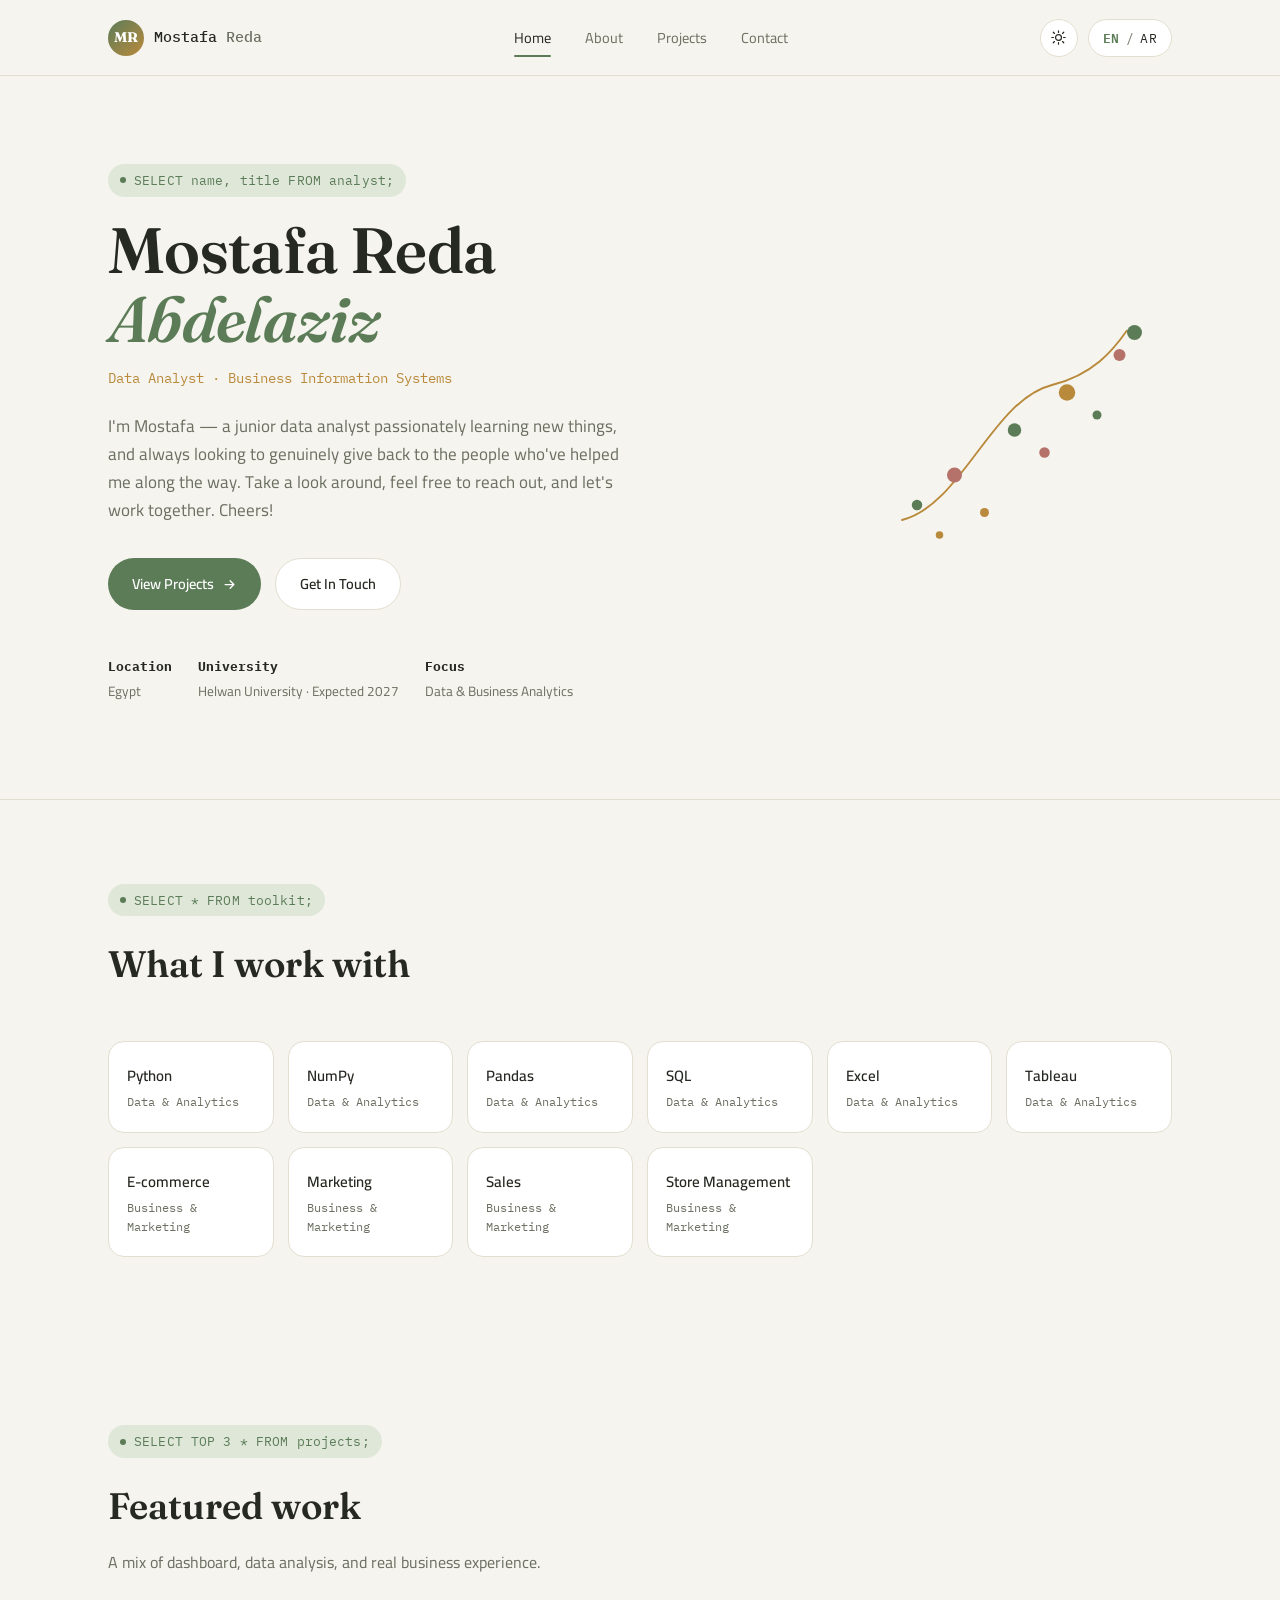
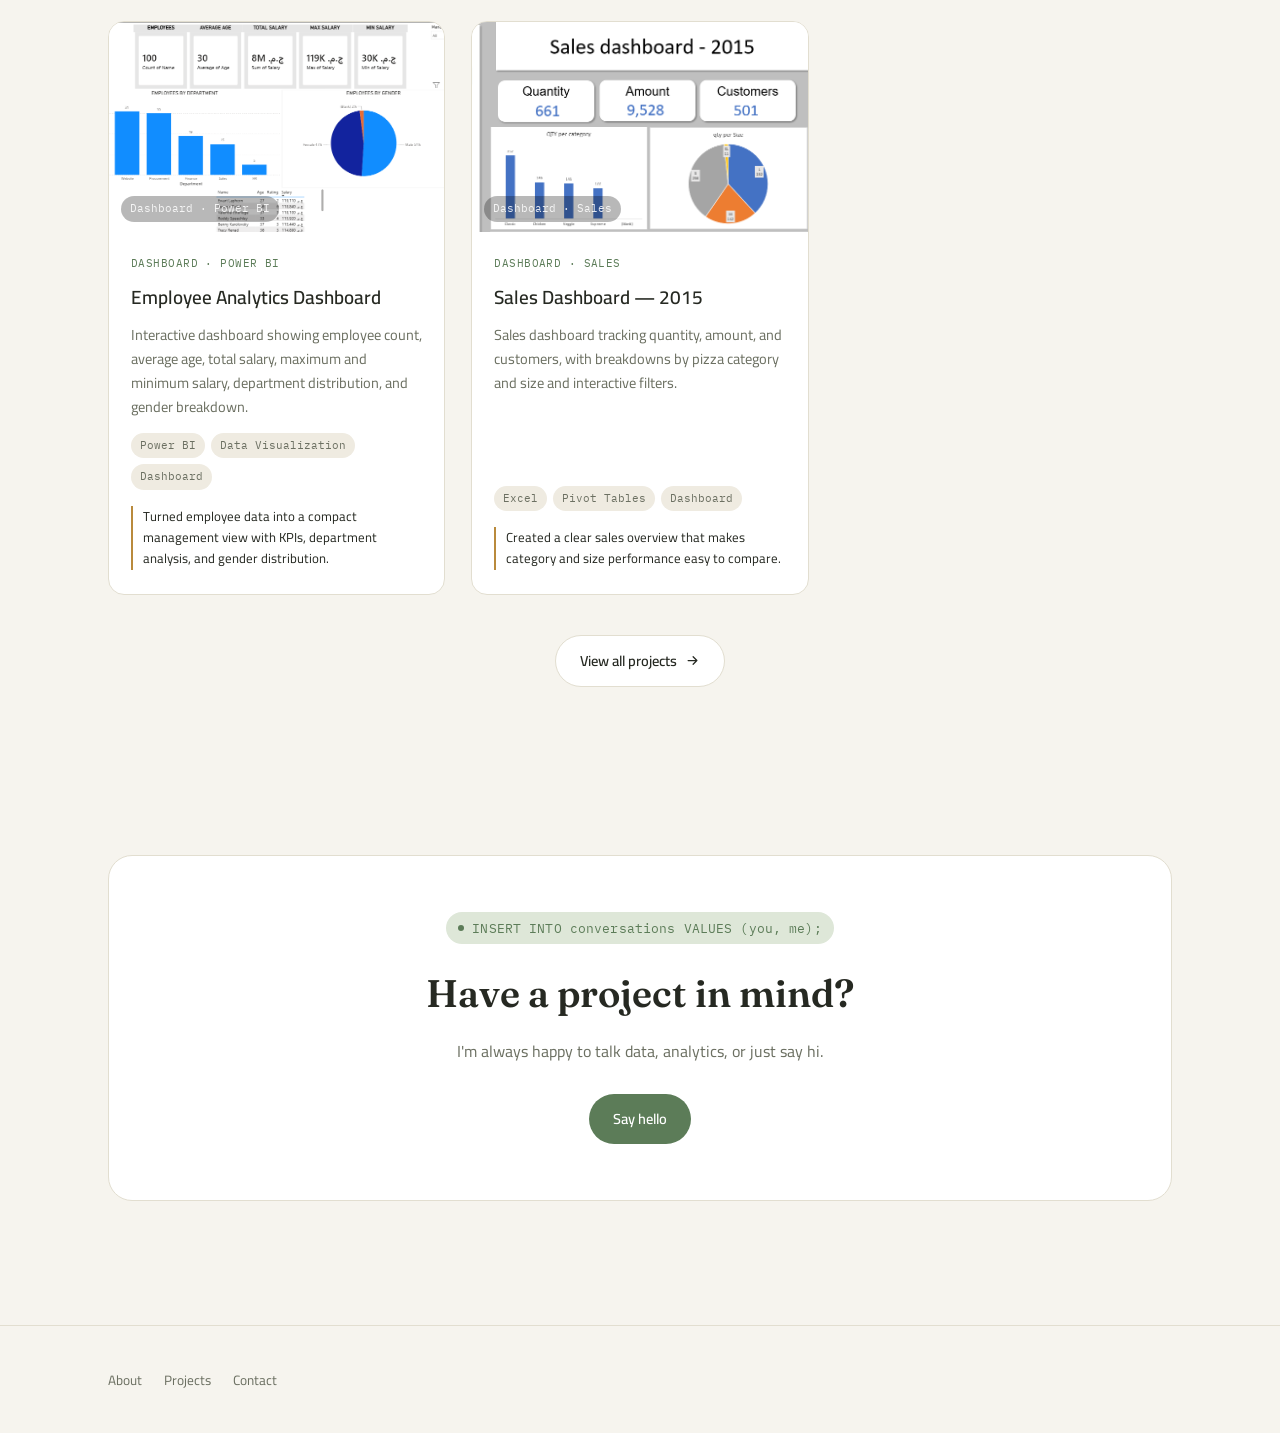
<file: mostafa-portfolio-phone-ready/mostafa-portfolio/index.html>
<!DOCTYPE html>
<html lang="en" dir="ltr">
<head>
<meta charset="UTF-8">
<meta name="viewport" content="width=device-width, initial-scale=1.0">
<title>Mostafa Reda Abdelaziz — Data Analyst</title>
<meta name="description" content="Portfolio of Mostafa Reda Abdelaziz, a data analyst specializing in Python, SQL, Excel, and Tableau.">
<link rel="icon" href="data:image/svg+xml,<svg xmlns=%22http://www.w3.org/2000/svg%22 viewBox=%220 0 100 100%22><text y=%22.9em%22 font-size=%2290%22>📊</text></svg>">
<link rel="stylesheet" href="css/style.css">
</head>
<body>

<header class="site-header">
  <div class="container nav-inner">
    <a href="index.html" class="brand">
      <span class="brand-mark">MR</span>
      <span class="brand-name">Mostafa <span>Reda</span></span>
    </a>

    <nav class="nav-links">
      <a href="index.html" class="active" data-i18n="nav.home">Home</a>
      <a href="about.html" data-i18n="nav.about">About</a>
      <a href="projects.html" data-i18n="nav.projects">Projects</a>
      <a href="contact.html" data-i18n="nav.contact">Contact</a>
    </nav>

    <div class="nav-tools">
      <button class="icon-btn" data-theme-toggle aria-label="Toggle dark mode">
        <svg class="icon-sun" viewBox="0 0 24 24" fill="none" stroke="currentColor" stroke-width="1.7"><circle cx="12" cy="12" r="4.2"/><path d="M12 2.5v2.4M12 19.1v2.4M4.6 4.6l1.7 1.7M17.7 17.7l1.7 1.7M2.5 12h2.4M19.1 12h2.4M4.6 19.4l1.7-1.7M17.7 6.3l1.7-1.7" stroke-linecap="round"/></svg>
        <svg class="icon-moon" viewBox="0 0 24 24" fill="none" stroke="currentColor" stroke-width="1.7"><path d="M20 14.5A8.5 8.5 0 1 1 9.5 4a6.8 6.8 0 0 0 10.5 10.5z" stroke-linejoin="round"/></svg>
      </button>
      <button class="lang-btn" data-lang-toggle aria-label="Switch language">
        <span data-lang-label="en" class="lang-current">EN</span>
        <span class="lang-sep">/</span>
        <span data-lang-label="ar">AR</span>
      </button>
      <button class="nav-burger" aria-label="Menu">
        <svg viewBox="0 0 24 24" fill="none" stroke="currentColor" stroke-width="1.8"><path d="M4 7h16M4 12h16M4 17h16" stroke-linecap="round"/></svg>
      </button>
    </div>
  </div>
</header>

<main>

  <!-- ============================= HERO ============================= -->
  <section class="hero">
    <div class="container hero-grid">
      <div>
        <span class="eyebrow" data-i18n="home.heroEyebrow">SELECT name, title FROM analyst;</span>
        <h1 class="hero-title display">
          <span data-i18n="home.heroTitleLine1">Mostafa Reda</span><br>
          <span class="accent" data-i18n="home.heroTitleLine2">Abdelaziz</span>
        </h1>
        <span class="hero-role" data-i18n="home.heroRole">Data Analyst · Business Information Systems</span>
        <p class="hero-bio" data-i18n="home.heroBio">
          I'm Mostafa — a junior data analyst passionately learning new things, and always looking to genuinely give back to the people who've helped me along the way. Take a look around, feel free to reach out, and let's work together. Cheers!
        </p>
        <div class="hero-actions">
          <a href="projects.html" class="btn btn-primary">
            <span data-i18n="home.ctaProjects">View Projects</span>
            <svg viewBox="0 0 24 24" fill="none" stroke="currentColor" stroke-width="2"><path d="M5 12h14M13 6l6 6-6 6" stroke-linecap="round" stroke-linejoin="round"/></svg>
          </a>
          <a href="contact.html" class="btn btn-ghost" data-i18n="home.ctaContact">Get In Touch</a>
        </div>

        <div class="hero-meta">
          <div class="hero-meta-item">
            <strong data-i18n="home.metaLocation">Location</strong>
            <span data-i18n="home.metaLocationVal">Egypt</span>
          </div>
          <div class="hero-meta-item">
            <strong data-i18n="home.metaSchool">University</strong>
            <span data-i18n="home.metaSchoolVal">Helwan University · Expected 2027</span>
          </div>
          <div class="hero-meta-item">
            <strong data-i18n="home.metaFocus">Focus</strong>
            <span data-i18n="home.metaFocusVal">Data & Business Analytics</span>
          </div>
        </div>
      </div>

      <div class="hero-visual" aria-hidden="true">
        <svg viewBox="0 0 400 400" fill="none">
          <path class="plot-line" d="M40 320 C 120 300, 160 160, 240 140 S 340 60, 360 40" stroke="var(--sand)" stroke-width="2.5" stroke-linecap="round"/>
          <circle class="plot-dot" cx="60" cy="300" r="7" fill="var(--sage)"/>
          <circle class="plot-dot" cx="110" cy="260" r="10" fill="var(--rose)"/>
          <circle class="plot-dot" cx="150" cy="310" r="6" fill="var(--sand)"/>
          <circle class="plot-dot" cx="190" cy="200" r="9" fill="var(--sage)"/>
          <circle class="plot-dot" cx="230" cy="230" r="7" fill="var(--rose)"/>
          <circle class="plot-dot" cx="260" cy="150" r="11" fill="var(--sand)"/>
          <circle class="plot-dot" cx="300" cy="180" r="6" fill="var(--sage)"/>
          <circle class="plot-dot" cx="330" cy="100" r="8" fill="var(--rose)"/>
          <circle class="plot-dot" cx="350" cy="70" r="10" fill="var(--sage)"/>
          <circle class="plot-dot" cx="90" cy="340" r="5" fill="var(--sand)"/>
        </svg>
      </div>
    </div>
  </section>

  <hr class="divider">

  <!-- ============================= TOOLKIT ============================= -->
  <section>
    <div class="container">
      <div class="section-head reveal">
        <span class="eyebrow" data-i18n="home.toolkitEyebrow">SELECT * FROM toolkit;</span>
        <h2 class="section-title display" data-i18n="home.toolkitTitle">What I work with</h2>
      </div>
      <div class="skills-grid" id="home-skills"></div>
    </div>
  </section>

  <!-- ============================= FEATURED PROJECTS ============================= -->
  <section>
    <div class="container">
      <div class="section-head reveal">
        <span class="eyebrow" data-i18n="home.featuredEyebrow">SELECT TOP 3 * FROM projects;</span>
        <h2 class="section-title display" data-i18n="home.featuredTitle">Featured work</h2>
        <p class="section-sub" data-i18n="home.featuredSub">A mix of applied data science practice and real business experience.</p>
      </div>
      <div class="project-grid featured-grid" id="featured-projects"></div>
      <div style="text-align:center; margin-top:40px;">
        <a href="projects.html" class="btn btn-ghost">
          <span data-i18n="home.viewAll">View all projects</span>
          <svg viewBox="0 0 24 24" fill="none" stroke="currentColor" stroke-width="2"><path d="M5 12h14M13 6l6 6-6 6" stroke-linecap="round" stroke-linejoin="round"/></svg>
        </a>
      </div>
    </div>
  </section>

  <!-- ============================= CTA BAND ============================= -->
  <section>
    <div class="container">
      <div class="cta-band reveal">
        <span class="eyebrow" data-i18n="home.ctaBandEyebrow">INSERT INTO conversations VALUES (you, me);</span>
        <h2 class="display" data-i18n="home.ctaBandTitle">Have a project in mind?</h2>
        <p data-i18n="home.ctaBandSub">I'm always happy to talk data, analytics, or just say hi.</p>
        <div class="hero-actions">
          <a href="contact.html" class="btn btn-primary" data-i18n="home.ctaBandBtn">Say hello</a>
        </div>
      </div>
    </div>
  </section>

</main>

<footer class="site-footer">
  <div class="container footer-inner">
<ul class="footer-links">
      <li><a href="about.html" data-i18n="nav.about">About</a></li>
      <li><a href="projects.html" data-i18n="nav.projects">Projects</a></li>
      <li><a href="contact.html" data-i18n="nav.contact">Contact</a></li>
    </ul>
  </div>
</footer>

<script src="js/i18n.js"></script>
<script src="js/projects-data.js"></script>
<script src="js/main.js"></script>
<script>
  function renderHomeSkills() {
    const lang = document.documentElement.getAttribute("lang") || "en";
    const container = document.getElementById("home-skills");
    if (!container) return;
    container.innerHTML = SKILLS.map((s) => {
      const name = typeof s.name === "string" ? s.name : s.name[lang];
      const catLabel = I18N[lang].about[s.cat === "data" ? "cat_data" : "cat_biz"];
      return `<div class="skill-chip reveal">
        <span class="skill-name">${name}</span>
        <span class="skill-cat">${catLabel}</span>
      </div>`;
    }).join("");
    reobserveReveal();
  }

  window.onLangChange = function () {
    renderFeaturedProjects();
    renderHomeSkills();
  };

  document.addEventListener("DOMContentLoaded", () => {
    renderFeaturedProjects();
    renderHomeSkills();
  });
</script>
</body>
</html>
</file>
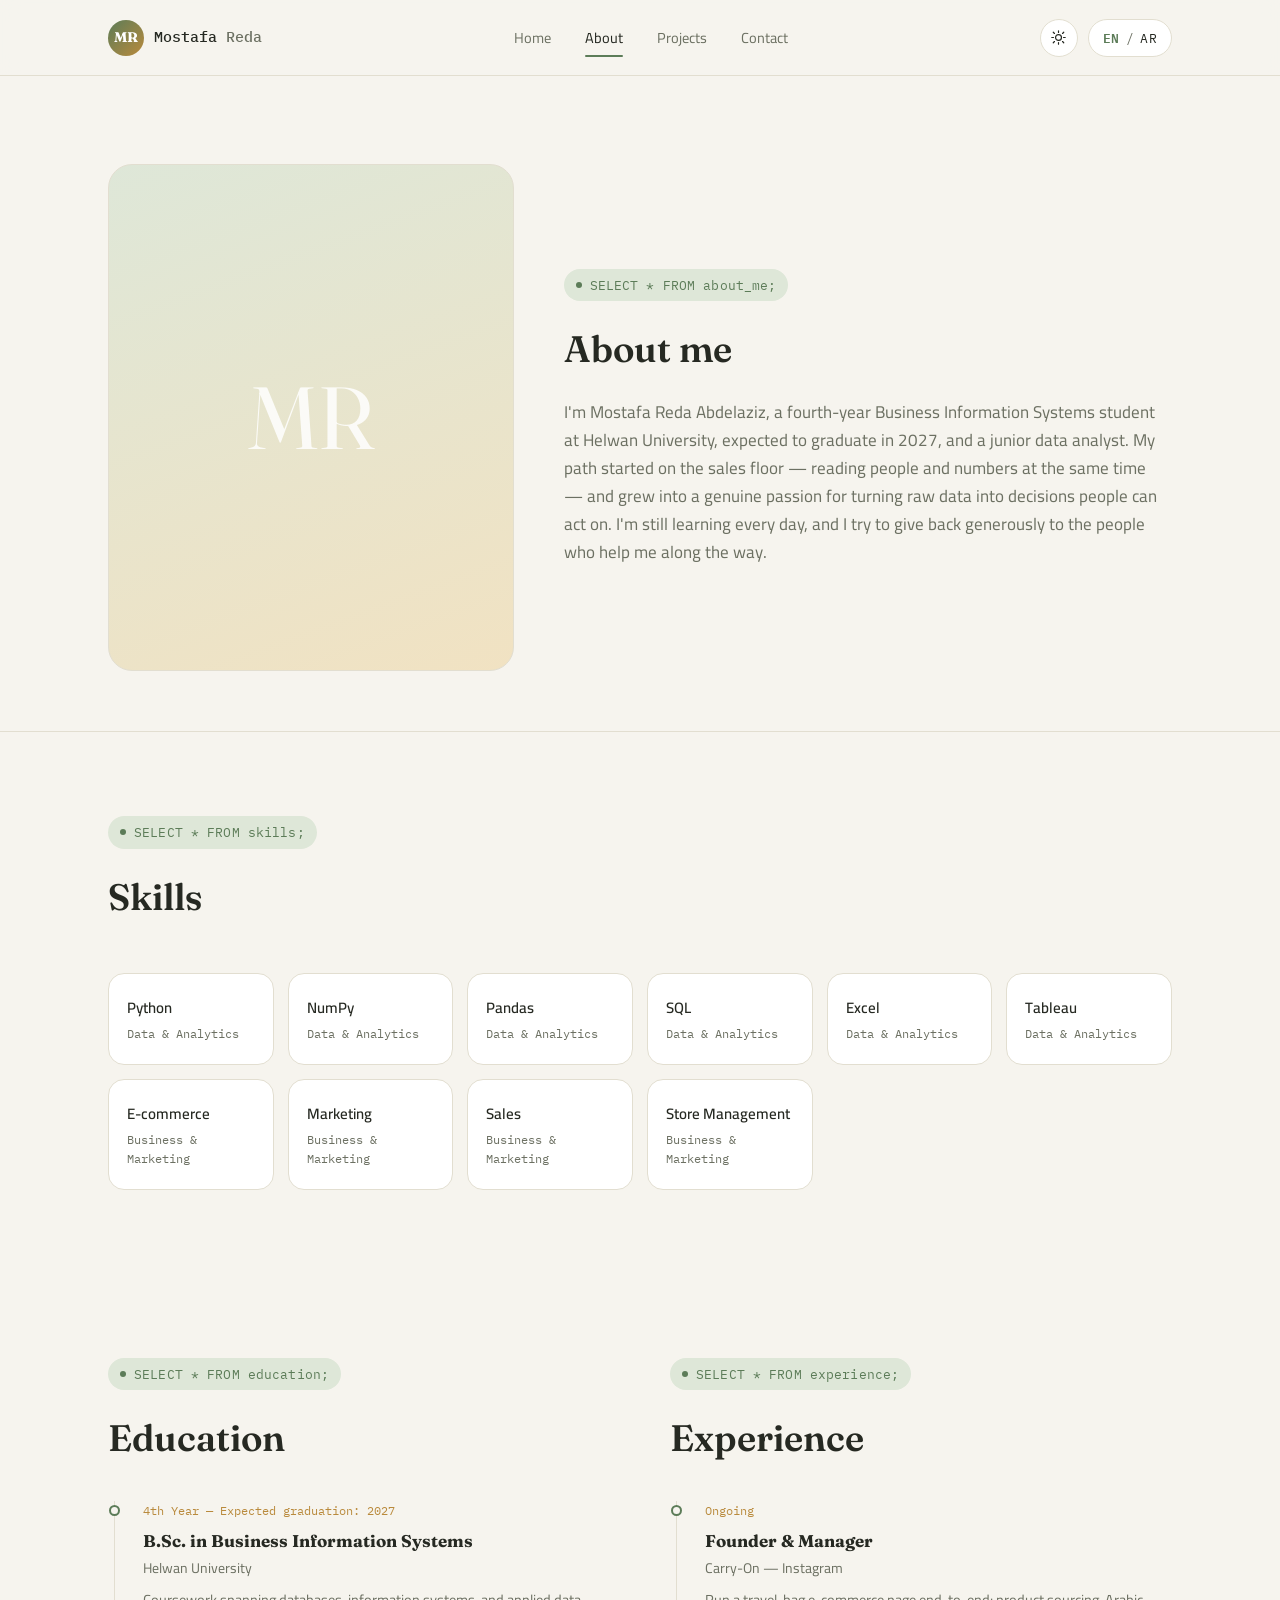
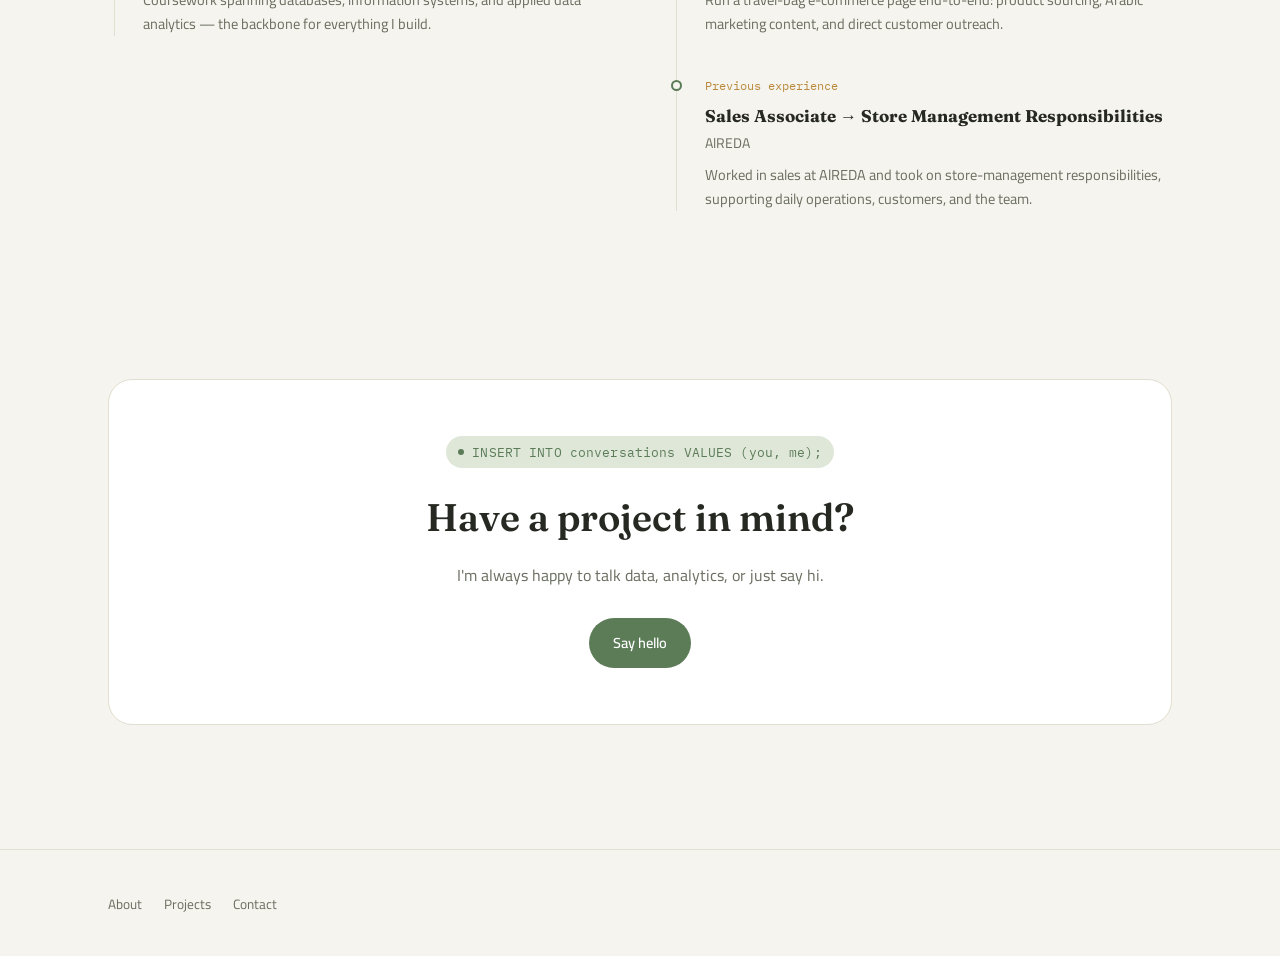
<file: mostafa-portfolio-phone-ready/mostafa-portfolio/about.html>
<!DOCTYPE html>
<html lang="en" dir="ltr">
<head>
<meta charset="UTF-8">
<meta name="viewport" content="width=device-width, initial-scale=1.0">
<title>About — Mostafa Reda Abdelaziz</title>
<meta name="description" content="About Mostafa Reda Abdelaziz — Business Information Systems student at Helwan University and junior data analyst.">
<link rel="icon" href="data:image/svg+xml,<svg xmlns=%22http://www.w3.org/2000/svg%22 viewBox=%220 0 100 100%22><text y=%22.9em%22 font-size=%2290%22>📊</text></svg>">
<link rel="stylesheet" href="css/style.css">
</head>
<body>

<header class="site-header">
  <div class="container nav-inner">
    <a href="index.html" class="brand">
      <span class="brand-mark">MR</span>
      <span class="brand-name">Mostafa <span>Reda</span></span>
    </a>

    <nav class="nav-links">
      <a href="index.html" data-i18n="nav.home">Home</a>
      <a href="about.html" class="active" data-i18n="nav.about">About</a>
      <a href="projects.html" data-i18n="nav.projects">Projects</a>
      <a href="contact.html" data-i18n="nav.contact">Contact</a>
    </nav>

    <div class="nav-tools">
      <button class="icon-btn" data-theme-toggle aria-label="Toggle dark mode">
        <svg class="icon-sun" viewBox="0 0 24 24" fill="none" stroke="currentColor" stroke-width="1.7"><circle cx="12" cy="12" r="4.2"/><path d="M12 2.5v2.4M12 19.1v2.4M4.6 4.6l1.7 1.7M17.7 17.7l1.7 1.7M2.5 12h2.4M19.1 12h2.4M4.6 19.4l1.7-1.7M17.7 6.3l1.7-1.7" stroke-linecap="round"/></svg>
        <svg class="icon-moon" viewBox="0 0 24 24" fill="none" stroke="currentColor" stroke-width="1.7"><path d="M20 14.5A8.5 8.5 0 1 1 9.5 4a6.8 6.8 0 0 0 10.5 10.5z" stroke-linejoin="round"/></svg>
      </button>
      <button class="lang-btn" data-lang-toggle aria-label="Switch language">
        <span data-lang-label="en" class="lang-current">EN</span>
        <span class="lang-sep">/</span>
        <span data-lang-label="ar">AR</span>
      </button>
      <button class="nav-burger" aria-label="Menu">
        <svg viewBox="0 0 24 24" fill="none" stroke="currentColor" stroke-width="1.8"><path d="M4 7h16M4 12h16M4 17h16" stroke-linecap="round"/></svg>
      </button>
    </div>
  </div>
</header>

<main>

  <!-- ============================= INTRO ============================= -->
  <section class="hero" style="padding-bottom:60px;">
    <div class="container about-hero">
      <div class="about-portrait reveal">
        <!-- Replace this block with <img src="assets/img/portrait.jpg" alt="Mostafa Reda Abdelaziz"> once you have a photo -->
        <span class="portrait-mark">MR</span>
      </div>
      <div class="reveal">
        <span class="eyebrow" data-i18n="about.eyebrow">SELECT * FROM about_me;</span>
        <h1 class="section-title display" data-i18n="about.title">About me</h1>
        <p class="hero-bio" style="margin-top:18px; max-width: 60ch;" data-i18n="about.bio">
          I'm Mostafa Reda Abdelaziz, a fourth-year Business Information Systems student at Helwan University, expected to graduate in 2027, and a junior data analyst. My path started on the sales floor — reading people and numbers at the same time — and grew into a genuine passion for turning raw data into decisions people can act on. I'm still learning every day, and I try to give back generously to the people who help me along the way.
        </p>
      </div>
    </div>
  </section>

  <hr class="divider">

  <!-- ============================= SKILLS ============================= -->
  <section>
    <div class="container">
      <div class="section-head reveal">
        <span class="eyebrow" data-i18n="about.skillsEyebrow">SELECT * FROM skills;</span>
        <h2 class="section-title display" data-i18n="about.skillsTitle">Skills</h2>
      </div>
      <div class="skills-grid" id="about-skills"></div>
    </div>
  </section>

  <!-- ============================= EDUCATION + EXPERIENCE ============================= -->
  <section>
    <div class="container two-col">

      <div>
        <div class="section-head reveal" style="margin-bottom:32px;">
          <span class="eyebrow" data-i18n="about.educationEyebrow">SELECT * FROM education;</span>
          <h2 class="section-title display" data-i18n="about.educationTitle">Education</h2>
        </div>
        <div class="timeline">
          <div class="timeline-item reveal">
            <span class="timeline-period" data-i18n="about.eduStatus">4th Year — Expected graduation: 2027</span>
            <h3 class="timeline-title" data-i18n="about.eduDegree">B.Sc. in Business Information Systems</h3>
            <p class="timeline-place" data-i18n="about.eduSchool">Helwan University</p>
            <p class="timeline-desc" data-i18n="about.eduDesc">Coursework spanning databases, information systems, and applied data analytics — the backbone for everything I build.</p>
          </div>
        </div>
      </div>

      <div>
        <div class="section-head reveal" style="margin-bottom:32px;">
          <span class="eyebrow" data-i18n="about.experienceEyebrow">SELECT * FROM experience;</span>
          <h2 class="section-title display" data-i18n="about.experienceTitle">Experience</h2>
        </div>
        <div class="timeline">
          <div class="timeline-item reveal">
            <span class="timeline-period" data-i18n="about.exp2Period">Ongoing</span>
            <h3 class="timeline-title" data-i18n="about.exp2Title">Founder & Manager</h3>
            <p class="timeline-place" data-i18n="about.exp2Place">Carry-On — Instagram</p>
            <p class="timeline-desc" data-i18n="about.exp2Desc">Run a travel-bag e-commerce page end-to-end: product sourcing, Arabic marketing content, and direct customer outreach.</p>
          </div>
          <div class="timeline-item reveal">
            <span class="timeline-period" data-i18n="about.exp1Period">Previous experience</span>
            <h3 class="timeline-title" data-i18n="about.exp1Title">Sales Associate → Store Management Responsibilities</h3>
            <p class="timeline-place" data-i18n="about.exp1Place">AlREDA</p>
            <p class="timeline-desc" data-i18n="about.exp1Desc">Worked in sales at AlREDA and took on store-management responsibilities, supporting daily operations, customers, and the team.</p>
          </div>
        </div>
      </div>

    </div>
  </section>

  <!-- ============================= CTA BAND ============================= -->
  <section>
    <div class="container">
      <div class="cta-band reveal">
        <span class="eyebrow" data-i18n="home.ctaBandEyebrow">INSERT INTO conversations VALUES (you, me);</span>
        <h2 class="display" data-i18n="home.ctaBandTitle">Have a project in mind?</h2>
        <p data-i18n="home.ctaBandSub">I'm always happy to talk data, analytics, or just say hi.</p>
        <div class="hero-actions">
          <a href="contact.html" class="btn btn-primary" data-i18n="home.ctaBandBtn">Say hello</a>
        </div>
      </div>
    </div>
  </section>

</main>

<footer class="site-footer">
  <div class="container footer-inner">
<ul class="footer-links">
      <li><a href="about.html" data-i18n="nav.about">About</a></li>
      <li><a href="projects.html" data-i18n="nav.projects">Projects</a></li>
      <li><a href="contact.html" data-i18n="nav.contact">Contact</a></li>
    </ul>
  </div>
</footer>

<script src="js/i18n.js"></script>
<script src="js/projects-data.js"></script>
<script src="js/main.js"></script>
<script>
  function renderAboutSkills() {
    const lang = document.documentElement.getAttribute("lang") || "en";
    const container = document.getElementById("about-skills");
    if (!container) return;
    container.innerHTML = SKILLS.map((s) => {
      const name = typeof s.name === "string" ? s.name : s.name[lang];
      const catLabel = I18N[lang].about[s.cat === "data" ? "cat_data" : "cat_biz"];
      return `<div class="skill-chip reveal">
        <span class="skill-name">${name}</span>
        <span class="skill-cat">${catLabel}</span>
      </div>`;
    }).join("");
    reobserveReveal();
  }

  window.onLangChange = function () {
    renderAboutSkills();
  };

  document.addEventListener("DOMContentLoaded", () => {
    renderAboutSkills();
  });
</script>
</body>
</html>
</file>
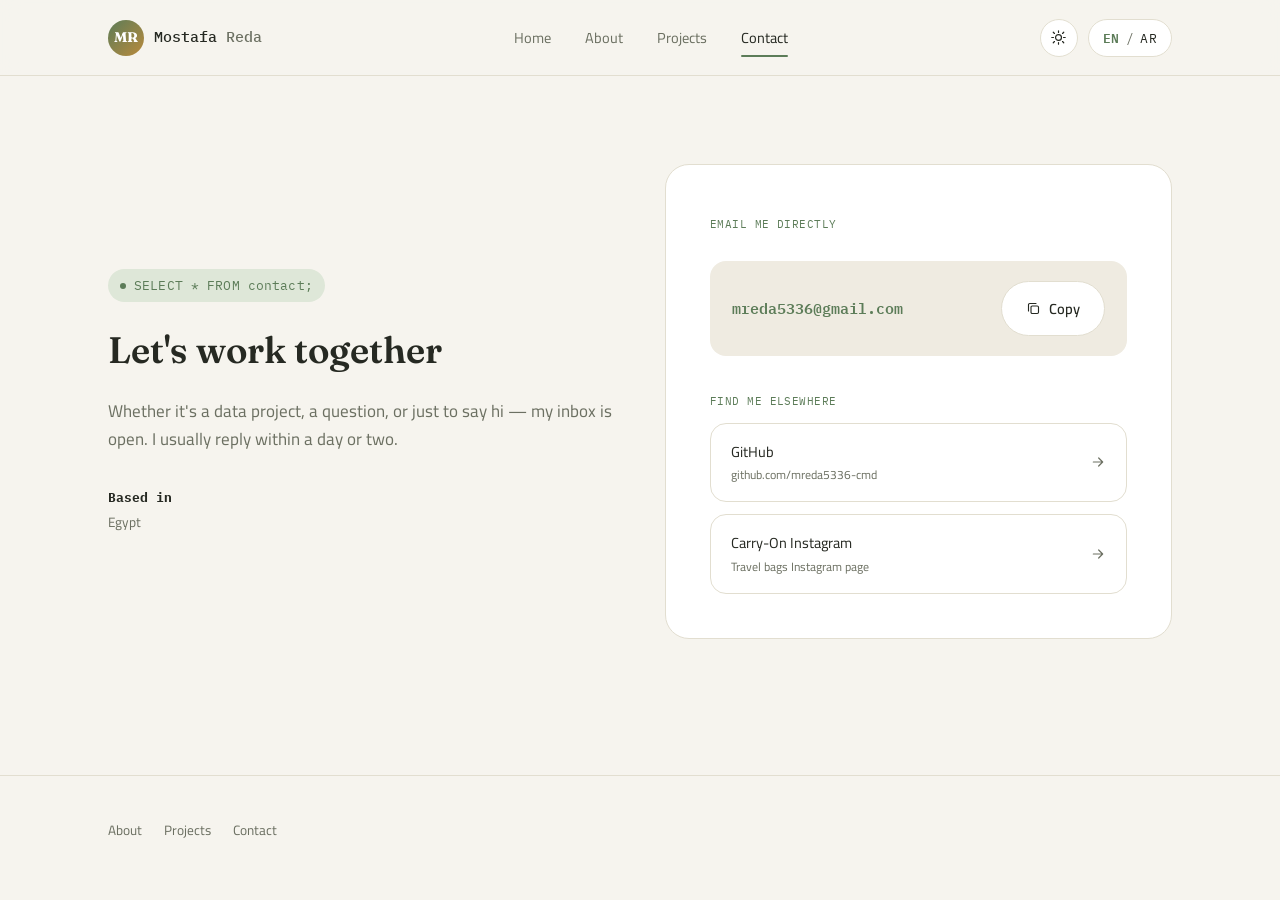
<file: mostafa-portfolio-phone-ready/mostafa-portfolio/contact.html>
<!DOCTYPE html>
<html lang="en" dir="ltr">
<head>
<meta charset="UTF-8">
<meta name="viewport" content="width=device-width, initial-scale=1.0">
<title>Contact — Mostafa Reda Abdelaziz</title>
<meta name="description" content="Get in touch with Mostafa Reda Abdelaziz, data analyst.">
<link rel="icon" href="data:image/svg+xml,<svg xmlns=%22http://www.w3.org/2000/svg%22 viewBox=%220 0 100 100%22><text y=%22.9em%22 font-size=%2290%22>📊</text></svg>">
<link rel="stylesheet" href="css/style.css">
</head>
<body>

<header class="site-header">
  <div class="container nav-inner">
    <a href="index.html" class="brand">
      <span class="brand-mark">MR</span>
      <span class="brand-name">Mostafa <span>Reda</span></span>
    </a>

    <nav class="nav-links">
      <a href="index.html" data-i18n="nav.home">Home</a>
      <a href="about.html" data-i18n="nav.about">About</a>
      <a href="projects.html" data-i18n="nav.projects">Projects</a>
      <a href="contact.html" class="active" data-i18n="nav.contact">Contact</a>
    </nav>

    <div class="nav-tools">
      <button class="icon-btn" data-theme-toggle aria-label="Toggle dark mode">
        <svg class="icon-sun" viewBox="0 0 24 24" fill="none" stroke="currentColor" stroke-width="1.7"><circle cx="12" cy="12" r="4.2"/><path d="M12 2.5v2.4M12 19.1v2.4M4.6 4.6l1.7 1.7M17.7 17.7l1.7 1.7M2.5 12h2.4M19.1 12h2.4M4.6 19.4l1.7-1.7M17.7 6.3l1.7-1.7" stroke-linecap="round"/></svg>
        <svg class="icon-moon" viewBox="0 0 24 24" fill="none" stroke="currentColor" stroke-width="1.7"><path d="M20 14.5A8.5 8.5 0 1 1 9.5 4a6.8 6.8 0 0 0 10.5 10.5z" stroke-linejoin="round"/></svg>
      </button>
      <button class="lang-btn" data-lang-toggle aria-label="Switch language">
        <span data-lang-label="en" class="lang-current">EN</span>
        <span class="lang-sep">/</span>
        <span data-lang-label="ar">AR</span>
      </button>
      <button class="nav-burger" aria-label="Menu">
        <svg viewBox="0 0 24 24" fill="none" stroke="currentColor" stroke-width="1.8"><path d="M4 7h16M4 12h16M4 17h16" stroke-linecap="round"/></svg>
      </button>
    </div>
  </div>
</header>

<main>

  <!-- ============================= CONTACT ============================= -->
  <section class="hero">
    <div class="container contact-hero">
      <div class="reveal">
        <span class="eyebrow" data-i18n="contact.eyebrow">SELECT * FROM contact;</span>
        <h1 class="section-title display" data-i18n="contact.title">Let's work together</h1>
        <p class="hero-bio" style="margin-top:16px;" data-i18n="contact.sub">Whether it's a data project, a question, or just to say hi — my inbox is open. I usually reply within a day or two.</p>

        <div class="hero-meta" style="margin-top:34px;">
          <div class="hero-meta-item">
            <strong data-i18n="contact.locationLabel">Based in</strong>
            <span data-i18n="contact.locationVal">Egypt</span>
          </div>
        </div>
      </div>

      <div class="contact-card reveal">
        <span class="project-cat" data-i18n="contact.emailLabel">Email me directly</span>
        <div class="contact-email">
          <a href="mailto:mreda5336@gmail.com">mreda5336@gmail.com</a>
          <button class="btn btn-ghost" id="copy-email" type="button">
            <svg viewBox="0 0 24 24" fill="none" stroke="currentColor" stroke-width="1.8"><rect x="8" y="8" width="12" height="12" rx="2"/><path d="M4 16V6a2 2 0 012-2h10" stroke-linecap="round"/></svg>
            <span id="copy-label" data-i18n="contact.copyLabel">Copy</span>
          </button>
        </div>

        <div class="contact-links">
          <span class="project-cat" style="margin-top:10px;" data-i18n="contact.linksTitle">Find me elsewhere</span>
<!-- Add your GitHub URL below -->
          <a href="https://github.com/mreda5336-cmd" target="_blank" rel="noopener noreferrer" class="contact-link-row">
            <span class="link-label">
              <span data-i18n="contact.githubLabel">GitHub</span>
              <small data-i18n="contact.githubSub">Add your GitHub URL</small>
            </span>
            <svg viewBox="0 0 24 24" fill="none" stroke="currentColor" stroke-width="1.8"><path d="M5 12h14M13 6l6 6-6 6" stroke-linecap="round" stroke-linejoin="round"/></svg>
          </a>

          <!-- Carry-On Instagram -->
          <a href="https://www.instagram.com/carryon_bag_/?hl=en" target="_blank" rel="noopener noreferrer" class="contact-link-row">
            <span class="link-label">
              <span data-i18n="contact.carryonLabel">Carry-On Instagram</span>
              <small data-i18n="contact.carryonSub">Travel bags Instagram page</small>
            </span>
            <svg viewBox="0 0 24 24" fill="none" stroke="currentColor" stroke-width="1.8"><path d="M5 12h14M13 6l6 6-6 6" stroke-linecap="round" stroke-linejoin="round"/></svg>
          </a>
        </div>
      </div>
    </div>
  </section>

</main>

<footer class="site-footer">
  <div class="container footer-inner">
<ul class="footer-links">
      <li><a href="about.html" data-i18n="nav.about">About</a></li>
      <li><a href="projects.html" data-i18n="nav.projects">Projects</a></li>
      <li><a href="contact.html" data-i18n="nav.contact">Contact</a></li>
    </ul>
  </div>
</footer>

<script src="js/i18n.js"></script>
<script src="js/projects-data.js"></script>
<script src="js/main.js"></script>
<script>
  document.getElementById("copy-email").addEventListener("click", async () => {
    const label = document.getElementById("copy-label");
    try {
      await navigator.clipboard.writeText("mreda5336@gmail.com");
      const lang = document.documentElement.getAttribute("lang") || "en";
      label.textContent = I18N[lang].contact.copiedLabel;
      setTimeout(() => {
        label.textContent = I18N[lang].contact.copyLabel;
      }, 1800);
    } catch (e) {
      /* clipboard not available — no-op */
    }
  });
</script>
</body>
</html>
</file>
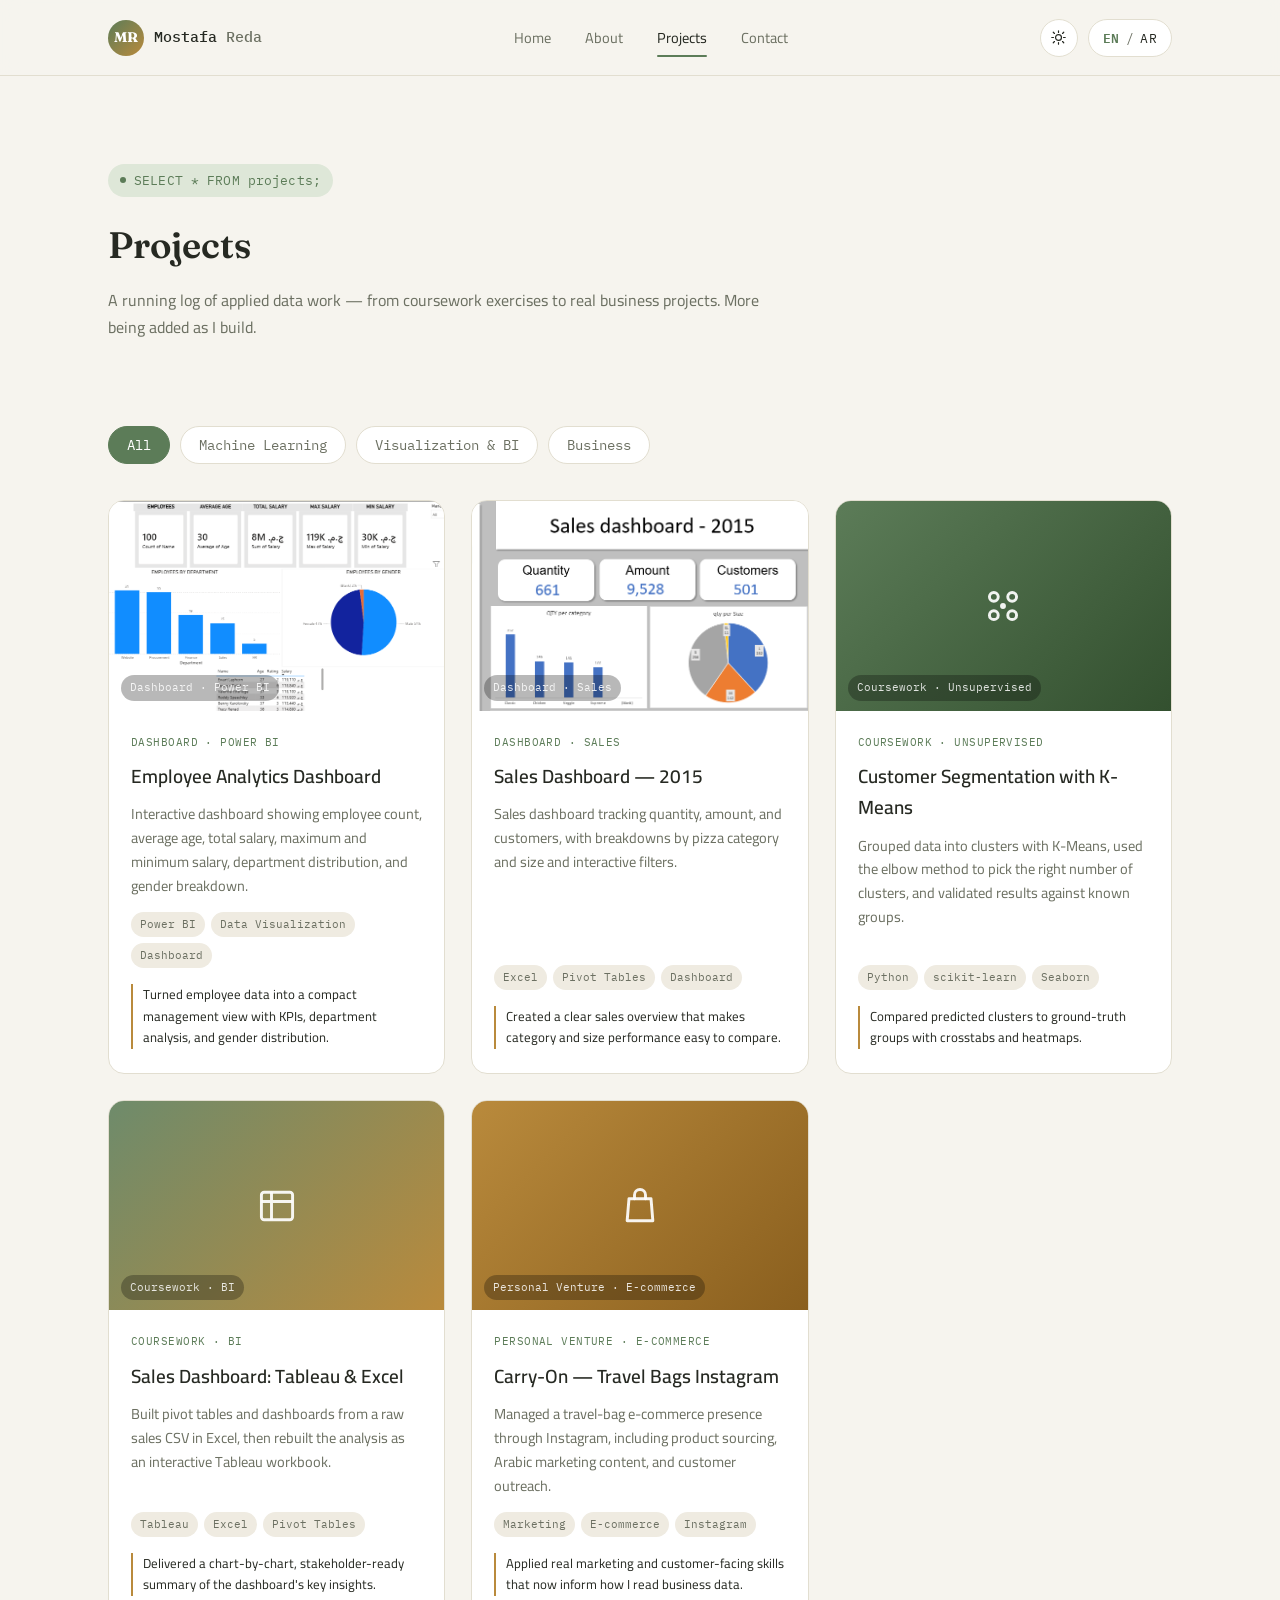
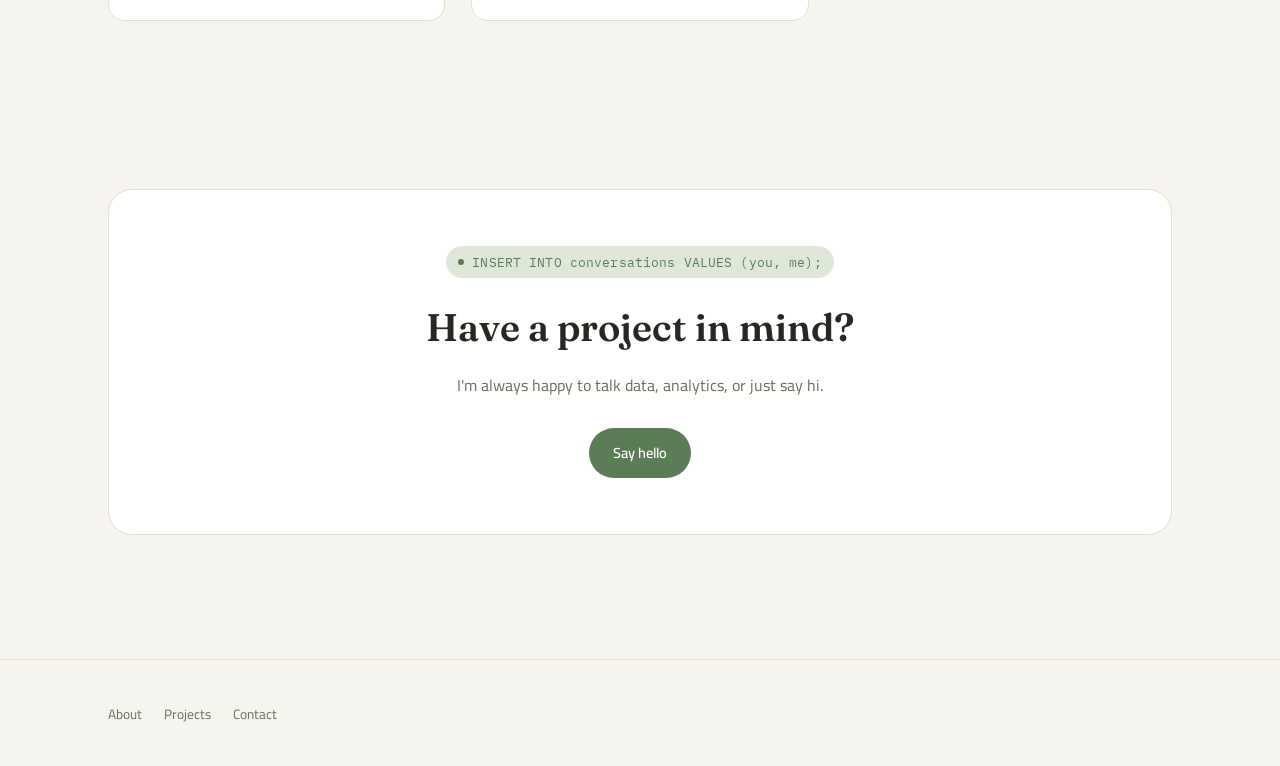
<file: mostafa-portfolio-phone-ready/mostafa-portfolio/projects.html>
<!DOCTYPE html>
<html lang="en" dir="ltr">
<head>
<meta charset="UTF-8">
<meta name="viewport" content="width=device-width, initial-scale=1.0">
<title>Projects — Mostafa Reda Abdelaziz</title>
<meta name="description" content="Data analysis and business projects by Mostafa Reda Abdelaziz.">
<link rel="icon" href="data:image/svg+xml,<svg xmlns=%22http://www.w3.org/2000/svg%22 viewBox=%220 0 100 100%22><text y=%22.9em%22 font-size=%2290%22>📊</text></svg>">
<link rel="stylesheet" href="css/style.css">
</head>
<body>

<header class="site-header">
  <div class="container nav-inner">
    <a href="index.html" class="brand">
      <span class="brand-mark">MR</span>
      <span class="brand-name">Mostafa <span>Reda</span></span>
    </a>

    <nav class="nav-links">
      <a href="index.html" data-i18n="nav.home">Home</a>
      <a href="about.html" data-i18n="nav.about">About</a>
      <a href="projects.html" class="active" data-i18n="nav.projects">Projects</a>
      <a href="contact.html" data-i18n="nav.contact">Contact</a>
    </nav>

    <div class="nav-tools">
      <button class="icon-btn" data-theme-toggle aria-label="Toggle dark mode">
        <svg class="icon-sun" viewBox="0 0 24 24" fill="none" stroke="currentColor" stroke-width="1.7"><circle cx="12" cy="12" r="4.2"/><path d="M12 2.5v2.4M12 19.1v2.4M4.6 4.6l1.7 1.7M17.7 17.7l1.7 1.7M2.5 12h2.4M19.1 12h2.4M4.6 19.4l1.7-1.7M17.7 6.3l1.7-1.7" stroke-linecap="round"/></svg>
        <svg class="icon-moon" viewBox="0 0 24 24" fill="none" stroke="currentColor" stroke-width="1.7"><path d="M20 14.5A8.5 8.5 0 1 1 9.5 4a6.8 6.8 0 0 0 10.5 10.5z" stroke-linejoin="round"/></svg>
      </button>
      <button class="lang-btn" data-lang-toggle aria-label="Switch language">
        <span data-lang-label="en" class="lang-current">EN</span>
        <span class="lang-sep">/</span>
        <span data-lang-label="ar">AR</span>
      </button>
      <button class="nav-burger" aria-label="Menu">
        <svg viewBox="0 0 24 24" fill="none" stroke="currentColor" stroke-width="1.8"><path d="M4 7h16M4 12h16M4 17h16" stroke-linecap="round"/></svg>
      </button>
    </div>
  </div>
</header>

<main>

  <!-- ============================= INTRO ============================= -->
  <section class="hero" style="padding-bottom:40px;">
    <div class="container">
      <div class="section-head reveal" style="max-width:680px;">
        <span class="eyebrow" data-i18n="projects.eyebrow">SELECT * FROM projects;</span>
        <h1 class="section-title display" data-i18n="projects.title">Projects</h1>
        <p class="section-sub" data-i18n="projects.sub">A running log of applied data work — from coursework exercises to real business projects. More being added as I build.</p>
      </div>
    </div>
  </section>

  <!-- ============================= FILTERS + GRID ============================= -->
  <section style="padding-top:0;">
    <div class="container">
      <div class="project-filters reveal">
        <button class="filter-chip active" data-filter="all" data-i18n="projects.filterAll">All</button>
        <button class="filter-chip" data-filter="ml" data-i18n="projects.filterMl">Machine Learning</button>
        <button class="filter-chip" data-filter="viz" data-i18n="projects.filterViz">Visualization & BI</button>
        <button class="filter-chip" data-filter="business" data-i18n="projects.filterBusiness">Business</button>
      </div>
      <div class="project-grid" id="all-projects"></div>
    </div>
  </section>

  <!-- ============================= CTA BAND ============================= -->
  <section>
    <div class="container">
      <div class="cta-band reveal">
        <span class="eyebrow" data-i18n="home.ctaBandEyebrow">INSERT INTO conversations VALUES (you, me);</span>
        <h2 class="display" data-i18n="home.ctaBandTitle">Have a project in mind?</h2>
        <p data-i18n="home.ctaBandSub">I'm always happy to talk data, analytics, or just say hi.</p>
        <div class="hero-actions">
          <a href="contact.html" class="btn btn-primary" data-i18n="home.ctaBandBtn">Say hello</a>
        </div>
      </div>
    </div>
  </section>

</main>

<footer class="site-footer">
  <div class="container footer-inner">
<ul class="footer-links">
      <li><a href="about.html" data-i18n="nav.about">About</a></li>
      <li><a href="projects.html" data-i18n="nav.projects">Projects</a></li>
      <li><a href="contact.html" data-i18n="nav.contact">Contact</a></li>
    </ul>
  </div>
</footer>

<script src="js/i18n.js"></script>
<script src="js/projects-data.js"></script>
<script src="js/main.js"></script>
<script>
  let currentFilter = "all";

  function wireFilters() {
    document.querySelectorAll(".filter-chip").forEach((chip) => {
      chip.addEventListener("click", () => {
        document.querySelectorAll(".filter-chip").forEach((c) => c.classList.remove("active"));
        chip.classList.add("active");
        currentFilter = chip.getAttribute("data-filter");
        renderAllProjects(currentFilter);
      });
    });
  }

  window.onLangChange = function () {
    renderAllProjects(currentFilter);
  };

  document.addEventListener("DOMContentLoaded", () => {
    wireFilters();
    renderAllProjects(currentFilter);
  });
</script>
</body>
</html>
</file>
<file: mostafa-portfolio-phone-ready/mostafa-portfolio/css/style.css>
/* ==========================================================================
   Mostafa Reda Abdelaziz — Portfolio
   Design tokens
   ========================================================================== */

@import url('https://fonts.googleapis.com/css2?family=Fraunces:opsz,wght@9..144,400;9..144,500;9..144,600;9..144,700&family=Cairo:wght@400;500;600;700;800&family=IBM+Plex+Mono:wght@400;500&display=swap');

:root{
  /* light mode */
  --bg: #F6F4EE;
  --surface: #FFFFFF;
  --surface-2: #EFEBE1;
  --text: #262922;
  --text-muted: #6C7062;
  --border: #E2DED0;

  --sage: #5C7C58;
  --sage-soft: #DEE7D8;
  --sand: #B98A3C;
  --sand-soft: #F1E2C2;
  --rose: #B4726A;
  --rose-soft: #F0D9D3;

  --shadow: 0 2px 24px rgba(38, 41, 34, 0.06);
  --shadow-lift: 0 14px 34px rgba(38, 41, 34, 0.10);
  --radius-sm: 8px;
  --radius: 16px;
  --radius-lg: 24px;

  --font-display: 'Fraunces', 'Cairo', serif;
  --font-body: 'Cairo', 'Segoe UI', sans-serif;
  --font-mono: 'IBM Plex Mono', 'Courier New', monospace;

  --container: 1120px;
  --nav-h: 76px;

  color-scheme: light;
}

[data-theme="dark"]{
  --bg: #1B1D18;
  --surface: #232620;
  --surface-2: #2A2D25;
  --text: #ECE7DA;
  --text-muted: #A3A692;
  --border: #383B30;

  --sage: #8FAE89;
  --sage-soft: #313C2C;
  --sand: #E1BE74;
  --sand-soft: #3B331F;
  --rose: #D49B92;
  --rose-soft: #3A2925;

  --shadow: 0 2px 28px rgba(0, 0, 0, 0.35);
  --shadow-lift: 0 18px 40px rgba(0, 0, 0, 0.45);
  color-scheme: dark;
}

/* ==========================================================================
   Reset
   ========================================================================== */

*, *::before, *::after{ box-sizing: border-box; }
html{ scroll-behavior: smooth; }
body{
  margin: 0;
  background: var(--bg);
  color: var(--text);
  font-family: var(--font-body);
  font-size: 16px;
  line-height: 1.65;
  -webkit-font-smoothing: antialiased;
  transition: background-color .35s ease, color .35s ease;
  overflow-x: hidden;
}
img{ max-width: 100%; display: block; }
a{ color: inherit; text-decoration: none; }
ul{ list-style: none; margin: 0; padding: 0; }
button, input, textarea{ font-family: inherit; color: inherit; }
button{ cursor: pointer; background: none; border: none; }
h1, h2, h3, h4{ margin: 0; font-family: var(--font-display); font-weight: 600; }
p{ margin: 0; }

:focus-visible{
  outline: 2px solid var(--sage);
  outline-offset: 3px;
  border-radius: 4px;
}

html[dir="rtl"] .display{ font-family: var(--font-body); }

.container{
  width: 100%;
  max-width: var(--container);
  margin-inline: auto;
  padding-inline: 28px;
}

@media (prefers-reduced-motion: reduce){
  *{ animation-duration: .001ms !important; transition-duration: .001ms !important; scroll-behavior: auto !important; }
}

/* ==========================================================================
   Eyebrow / SQL-flavored labels — signature motif
   ========================================================================== */

.eyebrow{
  display: inline-flex;
  align-items: center;
  gap: 8px;
  font-family: var(--font-mono);
  font-size: 12.5px;
  letter-spacing: .01em;
  color: var(--sage);
  background: var(--sage-soft);
  padding: 6px 12px;
  border-radius: 100px;
  margin-bottom: 18px;
  white-space: nowrap;
  overflow-x: auto;
  max-width: 100%;
}
.eyebrow::before{
  content: '';
  width: 6px; height: 6px;
  border-radius: 50%;
  background: var(--sage);
  flex: none;
}

/* ==========================================================================
   Nav
   ========================================================================== */

.site-header{
  position: sticky;
  top: 0;
  z-index: 100;
  height: var(--nav-h);
  display: flex;
  align-items: center;
  background: color-mix(in srgb, var(--bg) 82%, transparent);
  backdrop-filter: blur(10px) saturate(1.1);
  border-bottom: 1px solid var(--border);
}
.nav-inner{
  display: flex;
  align-items: center;
  justify-content: space-between;
  gap: 20px;
  width: 100%;
}
.brand{
  display: flex;
  align-items: center;
  gap: 10px;
  font-family: var(--font-mono);
  font-weight: 500;
  font-size: 15px;
}
.brand-mark{
  width: 36px; height: 36px;
  border-radius: 50%;
  background: linear-gradient(135deg, var(--sage), var(--sand));
  color: var(--surface);
  display: flex;
  align-items: center;
  justify-content: center;
  font-family: var(--font-display);
  font-weight: 700;
  font-size: 14px;
  flex: none;
}
.brand-name{ color: var(--text); }
.brand-name span{ color: var(--text-muted); }

.nav-links{
  display: flex;
  align-items: center;
  gap: 34px;
}
.nav-links a{
  font-size: 14.5px;
  color: var(--text-muted);
  position: relative;
  padding: 6px 0;
  transition: color .2s ease;
}
.nav-links a:hover{ color: var(--text); }
.nav-links a.active{ color: var(--text); }
.nav-links a.active::after{
  content: '';
  position: absolute;
  left: 0; right: 0; bottom: -2px;
  height: 2px;
  background: var(--sage);
  border-radius: 2px;
}

.nav-tools{
  display: flex;
  align-items: center;
  gap: 10px;
}

.icon-btn{
  width: 38px; height: 38px;
  border-radius: 50%;
  border: 1px solid var(--border);
  background: var(--surface);
  display: flex; align-items: center; justify-content: center;
  color: var(--text);
  transition: border-color .2s ease, transform .2s ease;
}
.icon-btn:hover{ border-color: var(--sage); transform: translateY(-1px); }
.icon-btn svg{ width: 17px; height: 17px; }
.icon-btn .icon-moon{ display: none; }
[data-theme="dark"] .icon-btn .icon-sun{ display: none; }
[data-theme="dark"] .icon-btn .icon-moon{ display: block; }

.lang-btn{
  height: 38px;
  padding: 0 14px;
  border-radius: 100px;
  border: 1px solid var(--border);
  background: var(--surface);
  font-family: var(--font-mono);
  font-size: 12.5px;
  letter-spacing: .04em;
  display: flex; align-items: center; gap: 6px;
  transition: border-color .2s ease, transform .2s ease;
}
.lang-btn:hover{ border-color: var(--sage); transform: translateY(-1px); }
.lang-btn .lang-current{ color: var(--sage); font-weight: 600; }
.lang-btn .lang-sep{ color: var(--text-muted); }

.nav-burger{
  display: none;
  width: 38px; height: 38px;
  align-items: center; justify-content: center;
  border-radius: 50%;
  border: 1px solid var(--border);
  background: var(--surface);
}
.nav-burger svg{ width: 18px; height: 18px; }

/* ==========================================================================
   Buttons
   ========================================================================== */

.btn{
  display: inline-flex;
  align-items: center;
  gap: 8px;
  padding: 13px 24px;
  border-radius: 100px;
  font-size: 14.5px;
  font-weight: 600;
  transition: transform .2s ease, box-shadow .2s ease, background-color .2s ease, border-color .2s ease;
  white-space: nowrap;
}
.btn-primary{
  background: var(--sage);
  color: var(--surface);
}
.btn-primary:hover{ transform: translateY(-2px); box-shadow: var(--shadow-lift); }
.btn-ghost{
  border: 1px solid var(--border);
  color: var(--text);
  background: var(--surface);
}
.btn-ghost:hover{ border-color: var(--sage); transform: translateY(-2px); }
.btn svg{ width: 15px; height: 15px; }
html[dir="rtl"] .btn svg{ transform: scaleX(-1); }

/* ==========================================================================
   Hero
   ========================================================================== */

.hero{
  padding: 88px 0 96px;
}
.hero-grid{
  display: grid;
  grid-template-columns: 1.1fr .9fr;
  gap: 56px;
  align-items: center;
}
.hero-title{
  font-size: clamp(2.4rem, 5vw, 4rem);
  line-height: 1.08;
  letter-spacing: -.01em;
}
.hero-title .accent{ color: var(--sage); font-style: italic; }
html[dir="rtl"] .hero-title .accent{ font-style: normal; }
.hero-role{
  font-family: var(--font-mono);
  font-size: 14px;
  color: var(--sand);
  margin-top: 14px;
  display: block;
}
.hero-bio{
  margin-top: 22px;
  font-size: 17px;
  color: var(--text-muted);
  max-width: 52ch;
}
.hero-actions{
  display: flex;
  gap: 14px;
  margin-top: 34px;
  flex-wrap: wrap;
}
.hero-meta{
  display: flex;
  gap: 26px;
  margin-top: 46px;
  flex-wrap: wrap;
}
.hero-meta-item{ font-size: 13.5px; color: var(--text-muted); }
.hero-meta-item strong{
  display: block;
  font-family: var(--font-mono);
  color: var(--text);
  font-size: 13px;
  margin-bottom: 3px;
}

/* scatter-plot signature visual */
.hero-visual{
  position: relative;
  aspect-ratio: 1 / 1;
  max-width: 420px;
  margin-inline-start: auto;
}
.hero-visual svg{ width: 100%; height: 100%; }
.hero-visual .plot-dot{ animation: float 6s ease-in-out infinite; transform-origin: center; }
.hero-visual .plot-dot:nth-child(odd){ animation-delay: -2s; }
.hero-visual .plot-dot:nth-child(3n){ animation-delay: -4s; }
@keyframes float{
  0%, 100% { transform: translateY(0); }
  50% { transform: translateY(-7px); }
}
.hero-visual .plot-line{
  stroke-dasharray: 400;
  stroke-dashoffset: 400;
  animation: draw 1.8s ease forwards .3s;
}
@keyframes draw{ to{ stroke-dashoffset: 0; } }

/* ==========================================================================
   Sections
   ========================================================================== */

section{ padding: 84px 0; }
.section-head{ margin-bottom: 46px; max-width: 640px; }
.section-title{ font-size: clamp(1.7rem, 3vw, 2.3rem); }
.section-sub{ margin-top: 12px; color: var(--text-muted); font-size: 16px; }

.divider{ border: none; border-top: 1px solid var(--border); margin: 0; }

/* ==========================================================================
   Skills strip
   ========================================================================== */

.skills-grid{
  display: grid;
  grid-template-columns: repeat(auto-fit, minmax(150px, 1fr));
  gap: 14px;
}
.skill-chip{
  padding: 20px 18px;
  background: var(--surface);
  border: 1px solid var(--border);
  border-radius: var(--radius);
  transition: transform .25s ease, box-shadow .25s ease, border-color .25s ease;
}
.skill-chip:hover{ transform: translateY(-4px); box-shadow: var(--shadow); border-color: var(--sage); }
.skill-chip .skill-name{ font-weight: 600; font-size: 15px; }
.skill-chip .skill-cat{
  display: block;
  margin-top: 4px;
  font-family: var(--font-mono);
  font-size: 11.5px;
  color: var(--text-muted);
}

/* ==========================================================================
   Project cards
   ========================================================================== */

.project-filters{
  display: flex;
  gap: 10px;
  flex-wrap: wrap;
  margin-bottom: 36px;
}
.filter-chip{
  padding: 9px 18px;
  border-radius: 100px;
  border: 1px solid var(--border);
  background: var(--surface);
  font-size: 13.5px;
  font-family: var(--font-mono);
  color: var(--text-muted);
  transition: all .2s ease;
}
.filter-chip:hover{ border-color: var(--sage); color: var(--text); }
.filter-chip.active{ background: var(--sage); border-color: var(--sage); color: var(--surface); }

.project-grid{
  display: grid;
  grid-template-columns: repeat(auto-fill, minmax(320px, 1fr));
  gap: 26px;
}
.project-grid.featured-grid{ grid-template-columns: repeat(3, 1fr); }

.project-card{
  background: var(--surface);
  border: 1px solid var(--border);
  border-radius: var(--radius);
  overflow: hidden;
  display: flex;
  flex-direction: column;
  transition: transform .3s ease, box-shadow .3s ease, border-color .3s ease;
}
.project-card:hover{ transform: translateY(-6px); box-shadow: var(--shadow-lift); border-color: var(--sage); }

.project-thumb{
  aspect-ratio: 16/10;
  position: relative;
  display: flex;
  align-items: center;
  justify-content: center;
  overflow: hidden;
}
.project-thumb img{ width: 100%; height: 100%; object-fit: cover; }
.project-thumb .thumb-icon{
  width: 44px; height: 44px;
  color: rgba(255,255,255,.92);
  position: relative;
  z-index: 1;
}
.project-thumb .thumb-tag{
  position: absolute;
  bottom: 10px;
  inset-inline-start: 12px;
  font-family: var(--font-mono);
  font-size: 10.5px;
  color: rgba(255,255,255,.85);
  background: rgba(0,0,0,.28);
  padding: 4px 9px;
  border-radius: 100px;
  z-index: 1;
}
.thumb-bg-1{ background: linear-gradient(135deg, var(--sage), #33502F); }
.thumb-bg-2{ background: linear-gradient(135deg, var(--sand), #8A5F1E); }
.thumb-bg-3{ background: linear-gradient(135deg, var(--rose), #7C433C); }
.thumb-bg-4{ background: linear-gradient(135deg, #6E8B6B, var(--sand)); }
.thumb-placeholder{
  background: repeating-linear-gradient(135deg, var(--surface-2), var(--surface-2) 10px, var(--bg) 10px, var(--bg) 20px);
  border-bottom: 1px dashed var(--border);
}
.thumb-placeholder .thumb-icon{ color: var(--text-muted); }
.thumb-placeholder .thumb-tag{
  color: var(--text-muted);
  background: var(--surface);
  border: 1px dashed var(--border);
}

.project-body{
  padding: 22px 22px 24px;
  display: flex;
  flex-direction: column;
  gap: 10px;
  flex: 1;
}
.project-cat{
  font-family: var(--font-mono);
  font-size: 11px;
  color: var(--sage);
  text-transform: uppercase;
  letter-spacing: .04em;
}
.project-title{ font-size: 19px; font-weight: 600; font-family: var(--font-body); }
.project-desc{ color: var(--text-muted); font-size: 14.5px; flex: 1; }
.project-tools{
  display: flex; flex-wrap: wrap; gap: 6px;
  margin-top: 4px;
}
.tool-pill{
  font-family: var(--font-mono);
  font-size: 10.5px;
  padding: 4px 9px;
  border-radius: 100px;
  background: var(--surface-2);
  color: var(--text-muted);
}
.project-result{
  font-size: 13px;
  color: var(--text);
  border-inline-start: 2px solid var(--sand);
  padding-inline-start: 10px;
  margin-top: 6px;
}

/* ==========================================================================
   Timeline (education / experience)
   ========================================================================== */

.timeline{
  display: flex;
  flex-direction: column;
  gap: 0;
  border-inline-start: 1px solid var(--border);
  margin-inline-start: 6px;
}
.timeline-item{
  position: relative;
  padding: 0 0 40px 28px;
}
html[dir="rtl"] .timeline-item{ padding: 0 28px 40px 0; }
.timeline-item::before{
  content: '';
  position: absolute;
  inset-inline-start: -6px;
  top: 4px;
  width: 11px; height: 11px;
  border-radius: 50%;
  background: var(--bg);
  border: 2px solid var(--sage);
}
.timeline-item:last-child{ padding-bottom: 0; }
.timeline-period{
  font-family: var(--font-mono);
  font-size: 12px;
  color: var(--sand);
  margin-bottom: 6px;
  display: block;
}
.timeline-title{ font-size: 17px; font-weight: 700; }
.timeline-place{ font-size: 14px; color: var(--text-muted); margin-top: 2px; }
.timeline-desc{ font-size: 14.5px; color: var(--text-muted); margin-top: 8px; max-width: 60ch; }

/* ==========================================================================
   About page extras
   ========================================================================== */

.about-hero{
  display: grid;
  grid-template-columns: .8fr 1.2fr;
  gap: 50px;
  align-items: center;
}
.about-portrait{
  aspect-ratio: 4/5;
  border-radius: var(--radius-lg);
  background: linear-gradient(160deg, var(--sage-soft), var(--sand-soft));
  border: 1px solid var(--border);
  display: flex;
  align-items: center;
  justify-content: center;
  overflow: hidden;
  position: relative;
}
.about-portrait img{ width: 100%; height: 100%; object-fit: cover; }
.about-portrait .portrait-mark{
  font-family: var(--font-display);
  font-size: 5.5rem;
  color: var(--surface);
  opacity: .85;
}

.two-col{
  display: grid;
  grid-template-columns: 1fr 1fr;
  gap: 60px;
}

/* ==========================================================================
   Contact
   ========================================================================== */

.contact-hero{
  display: grid;
  grid-template-columns: 1fr 1fr;
  gap: 50px;
  align-items: center;
}
.contact-card{
  background: var(--surface);
  border: 1px solid var(--border);
  border-radius: var(--radius-lg);
  padding: 44px;
}
.contact-email{
  display: flex;
  align-items: center;
  justify-content: space-between;
  gap: 14px;
  padding: 20px 22px;
  background: var(--surface-2);
  border-radius: var(--radius);
  margin-top: 26px;
  flex-wrap: wrap;
}
.contact-email a{
  font-family: var(--font-mono);
  font-size: 15px;
  color: var(--sage);
  font-weight: 600;
}
.contact-links{
  display: flex;
  flex-direction: column;
  gap: 12px;
  margin-top: 26px;
}
.contact-link-row{
  display: flex;
  align-items: center;
  justify-content: space-between;
  padding: 16px 20px;
  border: 1px solid var(--border);
  border-radius: var(--radius);
  transition: border-color .2s ease, transform .2s ease;
}
.contact-link-row:hover{ border-color: var(--sage); transform: translateX(4px); }
html[dir="rtl"] .contact-link-row:hover{ transform: translateX(-4px); }
.contact-link-row .link-label{ font-size: 14.5px; }
.contact-link-row .link-label small{ display:block; color: var(--text-muted); font-size: 12px; margin-top: 2px; }
.contact-link-row svg{ width: 16px; height: 16px; color: var(--text-muted); }

/* ==========================================================================
   CTA band
   ========================================================================== */

.cta-band{
  background: var(--surface);
  border: 1px solid var(--border);
  border-radius: var(--radius-lg);
  padding: 56px;
  text-align: center;
}
.cta-band .eyebrow{ justify-content: center; }
.cta-band h2{ font-size: clamp(1.7rem, 3.4vw, 2.4rem); }
.cta-band p{ margin-top: 12px; color: var(--text-muted); }
.cta-band .hero-actions{ justify-content: center; margin-top: 30px; }

/* ==========================================================================
   Footer
   ========================================================================== */

.site-footer{
  border-top: 1px solid var(--border);
  padding: 40px 0;
  margin-top: 40px;
}
.footer-inner{
  display: flex;
  justify-content: space-between;
  align-items: center;
  flex-wrap: wrap;
  gap: 16px;
}
.footer-tagline{ font-family: var(--font-mono); font-size: 12.5px; color: var(--text-muted); }
.footer-links{ display: flex; gap: 22px; }
.footer-links a{ font-size: 13.5px; color: var(--text-muted); transition: color .2s ease; }
.footer-links a:hover{ color: var(--sage); }

/* ==========================================================================
   Scroll reveal
   ========================================================================== */

.reveal{ opacity: 0; transform: translateY(18px); transition: opacity .6s ease, transform .6s ease; }
.reveal.in{ opacity: 1; transform: translateY(0); }

/* ==========================================================================
   Responsive
   ========================================================================== */

@media (max-width: 900px){
  .hero-grid{ grid-template-columns: 1fr; }
  .hero-visual{ margin-inline: auto; max-width: 300px; order: -1; }
  .about-hero{ grid-template-columns: 1fr; }
  .about-portrait{ max-width: 280px; margin-inline: auto; }
  .contact-hero{ grid-template-columns: 1fr; }
  .two-col{ grid-template-columns: 1fr; gap: 40px; }
  .project-grid.featured-grid{ grid-template-columns: repeat(auto-fill, minmax(280px,1fr)); }
}

@media (max-width: 760px){
  .container{ padding-inline: 22px; }

  .site-header{ height: 68px; }
  :root{ --nav-h: 68px; }
  .nav-inner{ gap: 8px; }
  .nav-tools{ gap: 7px; }
  .brand{ min-width: 0; }
  .brand-name{ white-space: nowrap; overflow: hidden; text-overflow: ellipsis; }

  .nav-links{
    position: fixed;
    top: var(--nav-h);
    inset-inline: 0;
    background: var(--bg);
    border-bottom: 1px solid var(--border);
    flex-direction: column;
    align-items: flex-start;
    gap: 0;
    padding: 10px 28px 20px;
    transform: translateY(-8px);
    opacity: 0;
    pointer-events: none;
    transition: opacity .25s ease, transform .25s ease;
  }
  .nav-links.open{ opacity: 1; transform: translateY(0); pointer-events: auto; }
  .nav-links a{ width: 100%; padding: 13px 0; border-bottom: 1px solid var(--border); }
  .nav-burger{ display: flex; flex: none; }
  .hero-grid{ gap: 28px; }
  .hero-visual{ width: min(72vw, 280px); }
  .hero-title{ font-size: clamp(2.15rem, 10vw, 3.1rem); }
  .hero-bio{ font-size: 15.5px; }
  .hero-actions{ gap: 10px; }
  .hero-actions .btn{ flex: 1 1 180px; justify-content: center; }
  .hero-meta{ gap: 18px 28px; margin-top: 34px; }
  .section-head{ margin-bottom: 32px; }
  .skills-grid{ grid-template-columns: repeat(2, minmax(0, 1fr)); gap: 10px; }
  .skill-chip{ padding: 16px 14px; }
  .project-grid,
  .project-grid.featured-grid{ grid-template-columns: 1fr; gap: 18px; }
  .project-body{ padding: 18px 18px 20px; }
  .project-title{ font-size: 18px; }
  .project-desc{ font-size: 14px; }
  .project-filters{ gap: 8px; margin-bottom: 26px; }
  .filter-chip{ padding: 8px 13px; font-size: 12px; }
  .about-hero, .contact-hero, .two-col{ gap: 28px; }
  .contact-card{ padding: 24px 20px; }
  .contact-email{ align-items: stretch; padding: 16px; }
  .contact-email a{ font-size: 13px; overflow-wrap: anywhere; }
  .contact-email .btn{ width: 100%; justify-content: center; }
  .contact-link-row{ padding: 14px 16px; gap: 12px; }
  .cta-band{ padding: 32px 20px; }
  .site-footer{ padding: 30px 0; }
  .footer-inner{ justify-content: center; text-align: center; }
  .footer-links{ gap: 16px; flex-wrap: wrap; justify-content: center; }
}

@media (max-width: 520px){
  .container{ padding-inline: 18px; }
  .hero{ padding: 48px 0 56px; }
  section{ padding: 54px 0; }
  .eyebrow{ font-size: 10.5px; padding: 5px 9px; }
  .brand{ gap: 7px; font-size: 13px; }
  .brand-mark{ width: 32px; height: 32px; font-size: 12px; }
  .icon-btn, .lang-btn, .nav-burger{ width: 36px; height: 36px; }
  .lang-btn{ padding: 0 10px; }
  .nav-tools{ gap: 5px; }
  .skills-grid{ grid-template-columns: 1fr; }
  .skill-chip{ display: flex; align-items: center; justify-content: space-between; gap: 12px; }
  .skill-chip .skill-cat{ margin-top: 0; text-align: end; }
  .hero-actions .btn{ width: 100%; flex-basis: 100%; }
  .about-portrait{ max-width: 220px; }
}

@media (max-width: 380px){
  .container{ padding-inline: 15px; }
  .brand-name{ display: none; }
  .hero-title{ font-size: 2rem; }
  .hero-role{ font-size: 12px; }
  .hero-bio{ font-size: 14.5px; }
  .hero-meta{ display: grid; grid-template-columns: 1fr 1fr; }
  .hero-meta-item:last-child{ grid-column: 1 / -1; }
  .contact-card{ padding: 20px 16px; }
  .footer-links{ gap: 12px; }
}
</file>
